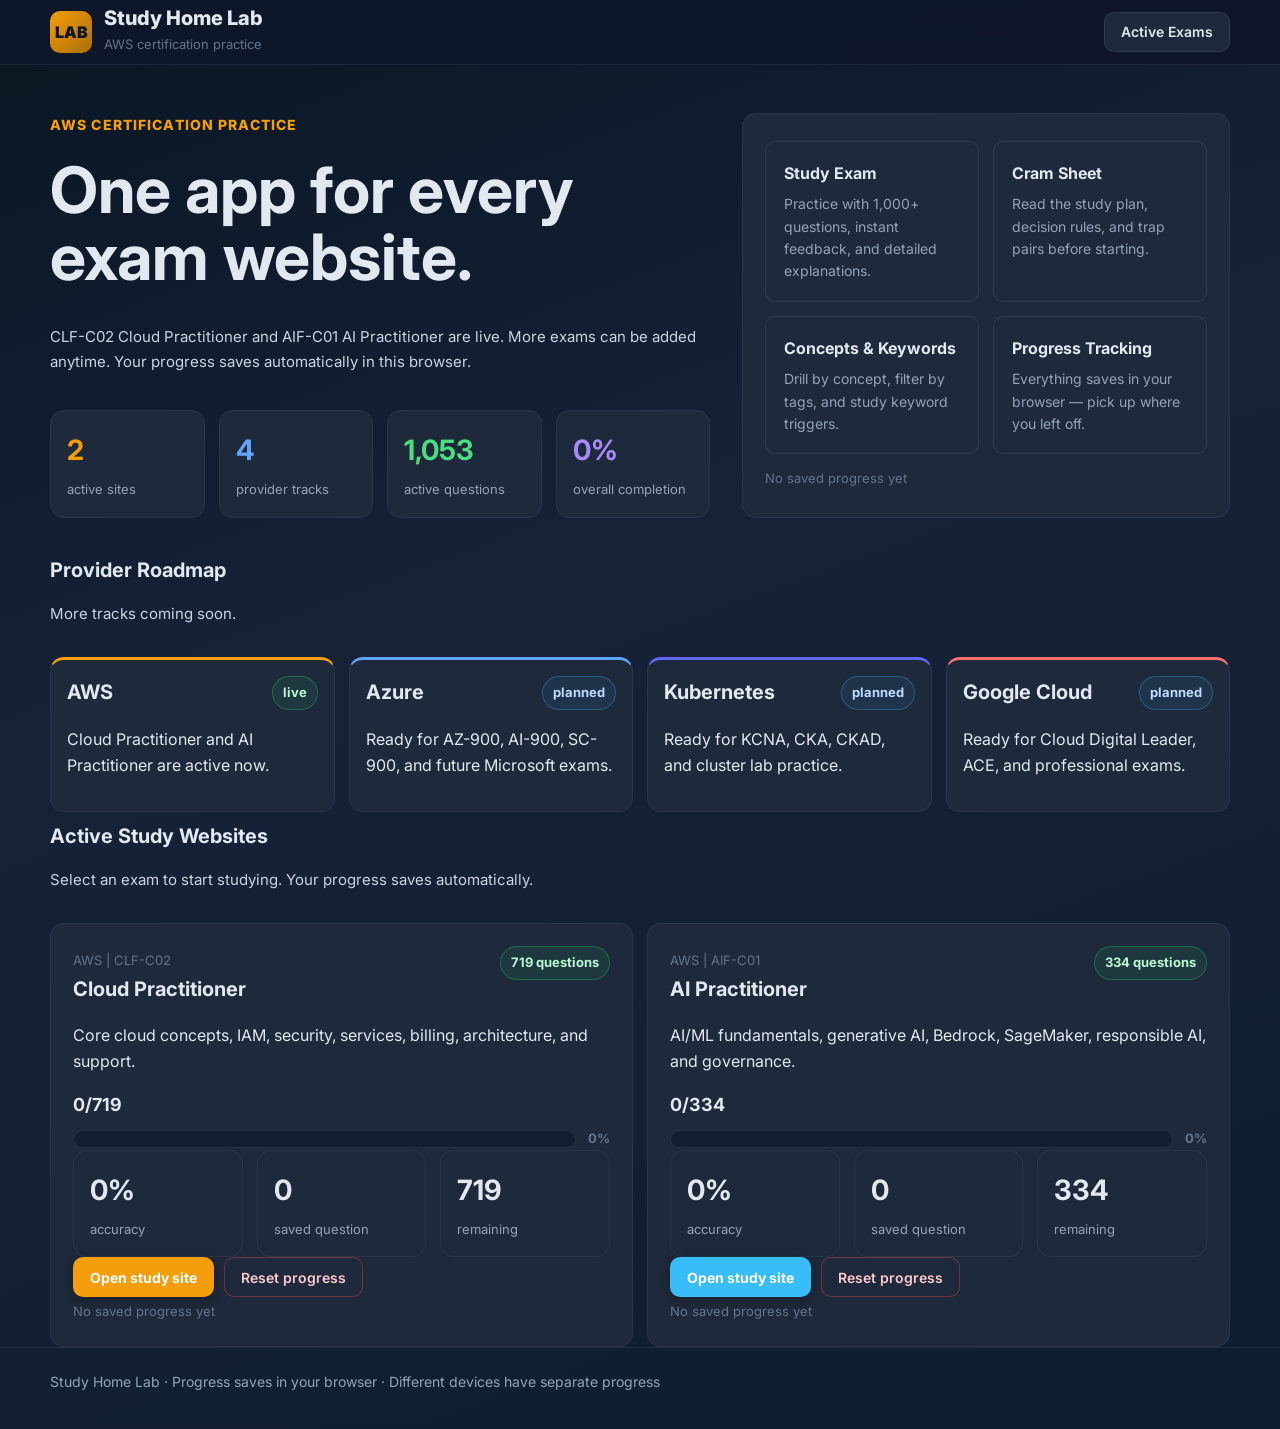
<file: index.html>
<!DOCTYPE html>
<html lang="en">
<head>
    <meta charset="UTF-8">
    <meta name="viewport" content="width=device-width, initial-scale=1.0">
    <title>Study Home Lab — AWS Certification Practice</title>
    <meta name="description" content="AWS certification study platform. 1,000+ practice questions for CLF-C02 Cloud Practitioner and AIF-C01 AI Practitioner with cram sheets, concepts, and analytics.">
    <meta property="og:title" content="Study Home Lab — AWS Certification Practice">
    <meta property="og:description" content="AWS certification study with 1,000+ questions. Interactive quiz, cram sheet, concept library, and progress tracking.">
    <meta property="og:type" content="website">
    <link rel="icon" href="data:image/svg+xml,<svg xmlns='http://www.w3.org/2000/svg' viewBox='0 0 100 100'><text y='0.9em' font-size='90'>📚</text></svg>">
    <link rel="stylesheet" href="https://fonts.googleapis.com/css2?family=Inter:wght@400;600;700;800;900&display=swap">
    <link rel="stylesheet" href="assets/study-lab.css">
    <script src="assets/home.js" defer></script>
</head>
<body>
    <header class="topbar">
        <div class="shell topbar-inner">
            <a class="brand" href="index.html" aria-label="Study Home Lab home">
                <span class="brand-mark">LAB</span>
                <span>
                    <span class="brand-title">Study Home Lab</span>
                    <span class="brand-subtitle">AWS certification practice</span>
                </span>
            </a>
            <nav class="top-actions" aria-label="Primary">
                <a class="link-btn" href="#active-exams">Active Exams</a>
            </nav>
        </div>
    </header>

    <main class="shell">
        <section class="hero" aria-labelledby="home-title">
            <div class="hero-copy">
                <div class="eyebrow">AWS certification practice</div>
                <h1 id="home-title">One app for every exam website.</h1>
                <p>CLF-C02 Cloud Practitioner and AIF-C01 AI Practitioner are live. More exams can be added anytime. Your progress saves automatically in this browser.</p>
                <div class="stats-grid" aria-label="Study lab totals">
                    <div class="stat"><strong id="active-sites">0</strong><span>active sites</span></div>
                    <div class="stat"><strong id="provider-tracks">0</strong><span>provider tracks</span></div>
                    <div class="stat"><strong id="question-total">0</strong><span>active questions</span></div>
                    <div class="stat"><strong id="overall-progress">0%</strong><span>overall completion</span></div>
                </div>
            </div>

            <div class="panel lab-visual" aria-label="Study lab flow">
                <div class="flow-grid">
                    <div class="flow-card">
                        <b>Study Exam</b>
                        <span>Practice with 1,000+ questions, instant feedback, and detailed explanations.</span>
                    </div>
                    <div class="flow-card">
                        <b>Cram Sheet</b>
                        <span>Read the study plan, decision rules, and trap pairs before starting.</span>
                    </div>
                </div>
                <div class="flow-grid">
                    <div class="flow-card">
                        <b>Concepts & Keywords</b>
                        <span>Drill by concept, filter by tags, and study keyword triggers.</span>
                    </div>
                    <div class="flow-card">
                        <b>Progress Tracking</b>
                        <span>Everything saves in your browser — pick up where you left off.</span>
                    </div>
                </div>
                <span class="muted" id="last-updated">No saved progress yet</span>
            </div>
        </section>

        <p class="panel hidden" id="home-error"></p>

        <section aria-labelledby="roadmap-title">
            <div class="section-head">
                <div>
                    <h2 id="roadmap-title">Provider Roadmap</h2>
                    <p>More tracks coming soon.</p>
                </div>
            </div>
            <div class="provider-grid" id="provider-grid"></div>
        </section>

        <section id="active-exams" aria-labelledby="active-title">
            <div class="section-head">
                <div>
                    <h2 id="active-title">Active Study Websites</h2>
                    <p>Select an exam to start studying. Your progress saves automatically.</p>
                </div>
            </div>
            <div class="exam-grid" id="exam-grid"></div>
        </section>
    </main>

    <footer class="footer">
        <div class="shell">Study Home Lab · Progress saves in your browser · Different devices have separate progress</div>
    </footer>
</body>
</html>
</file>
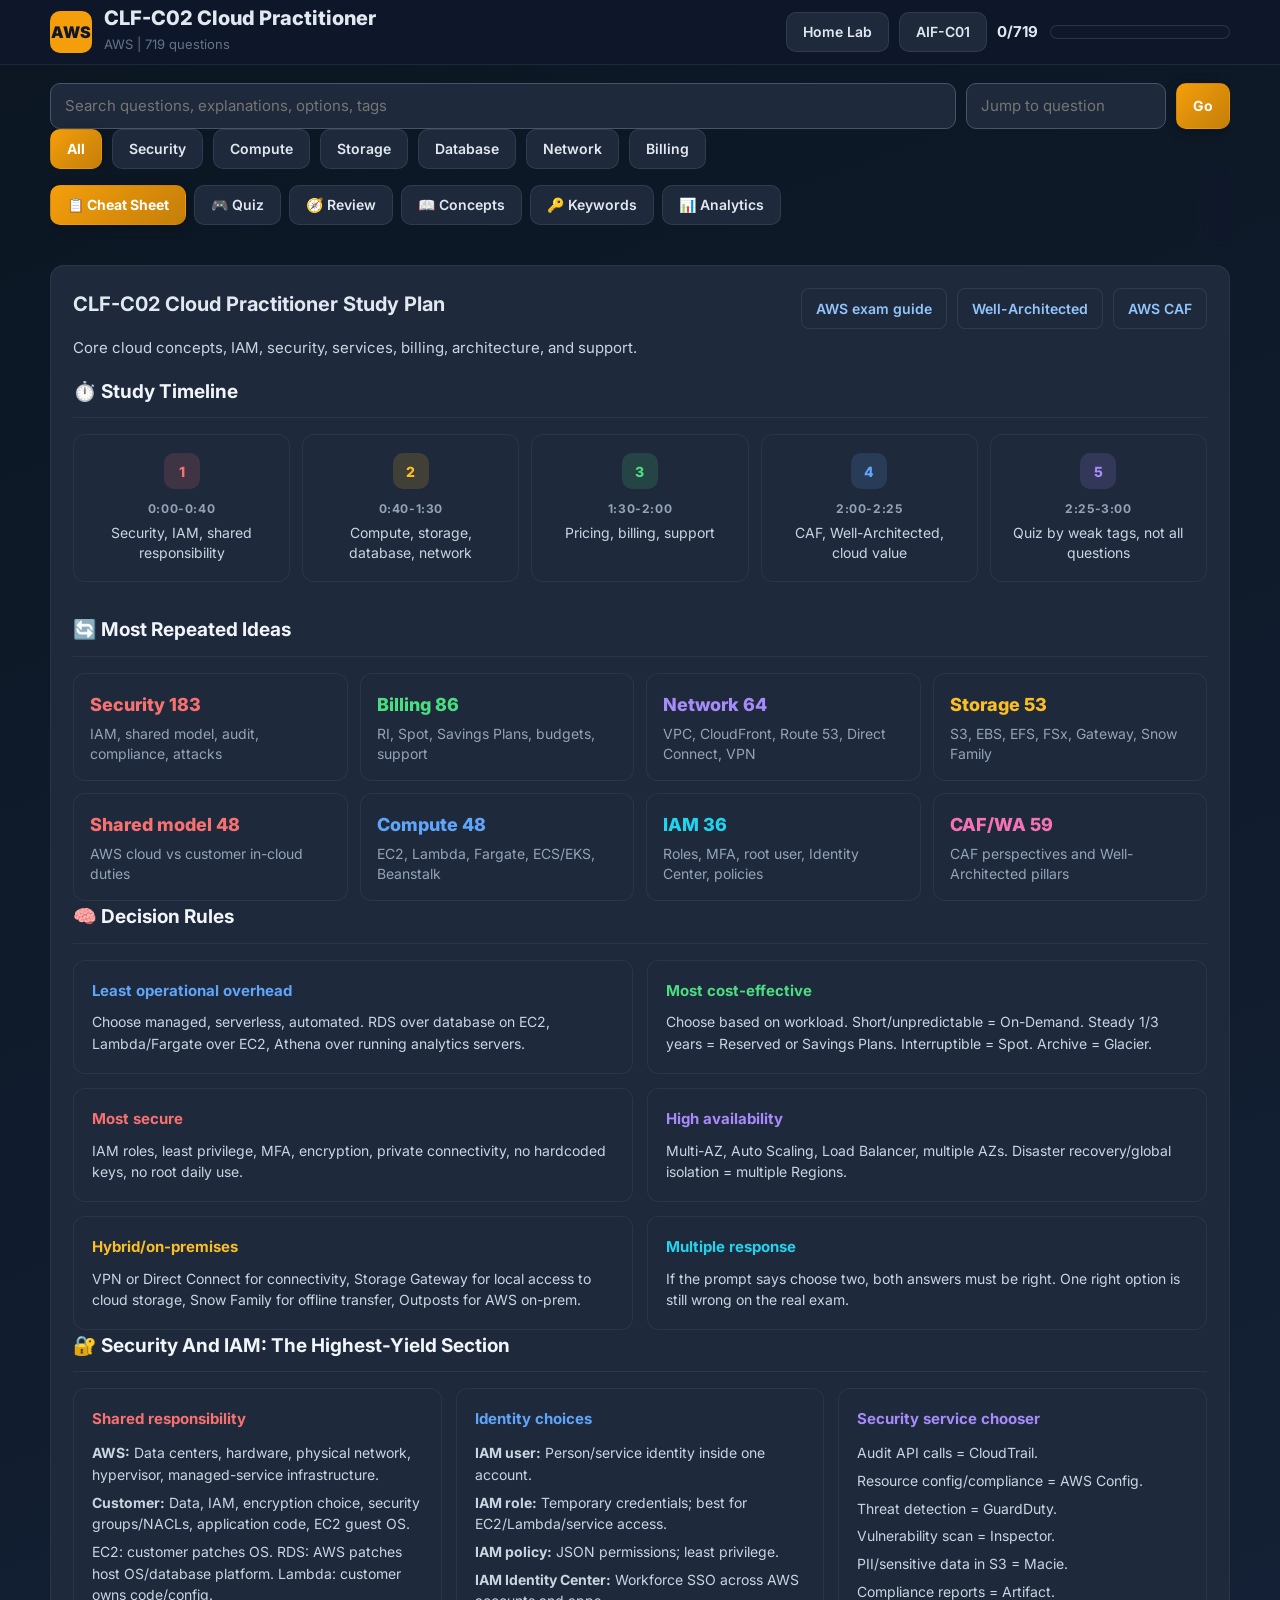
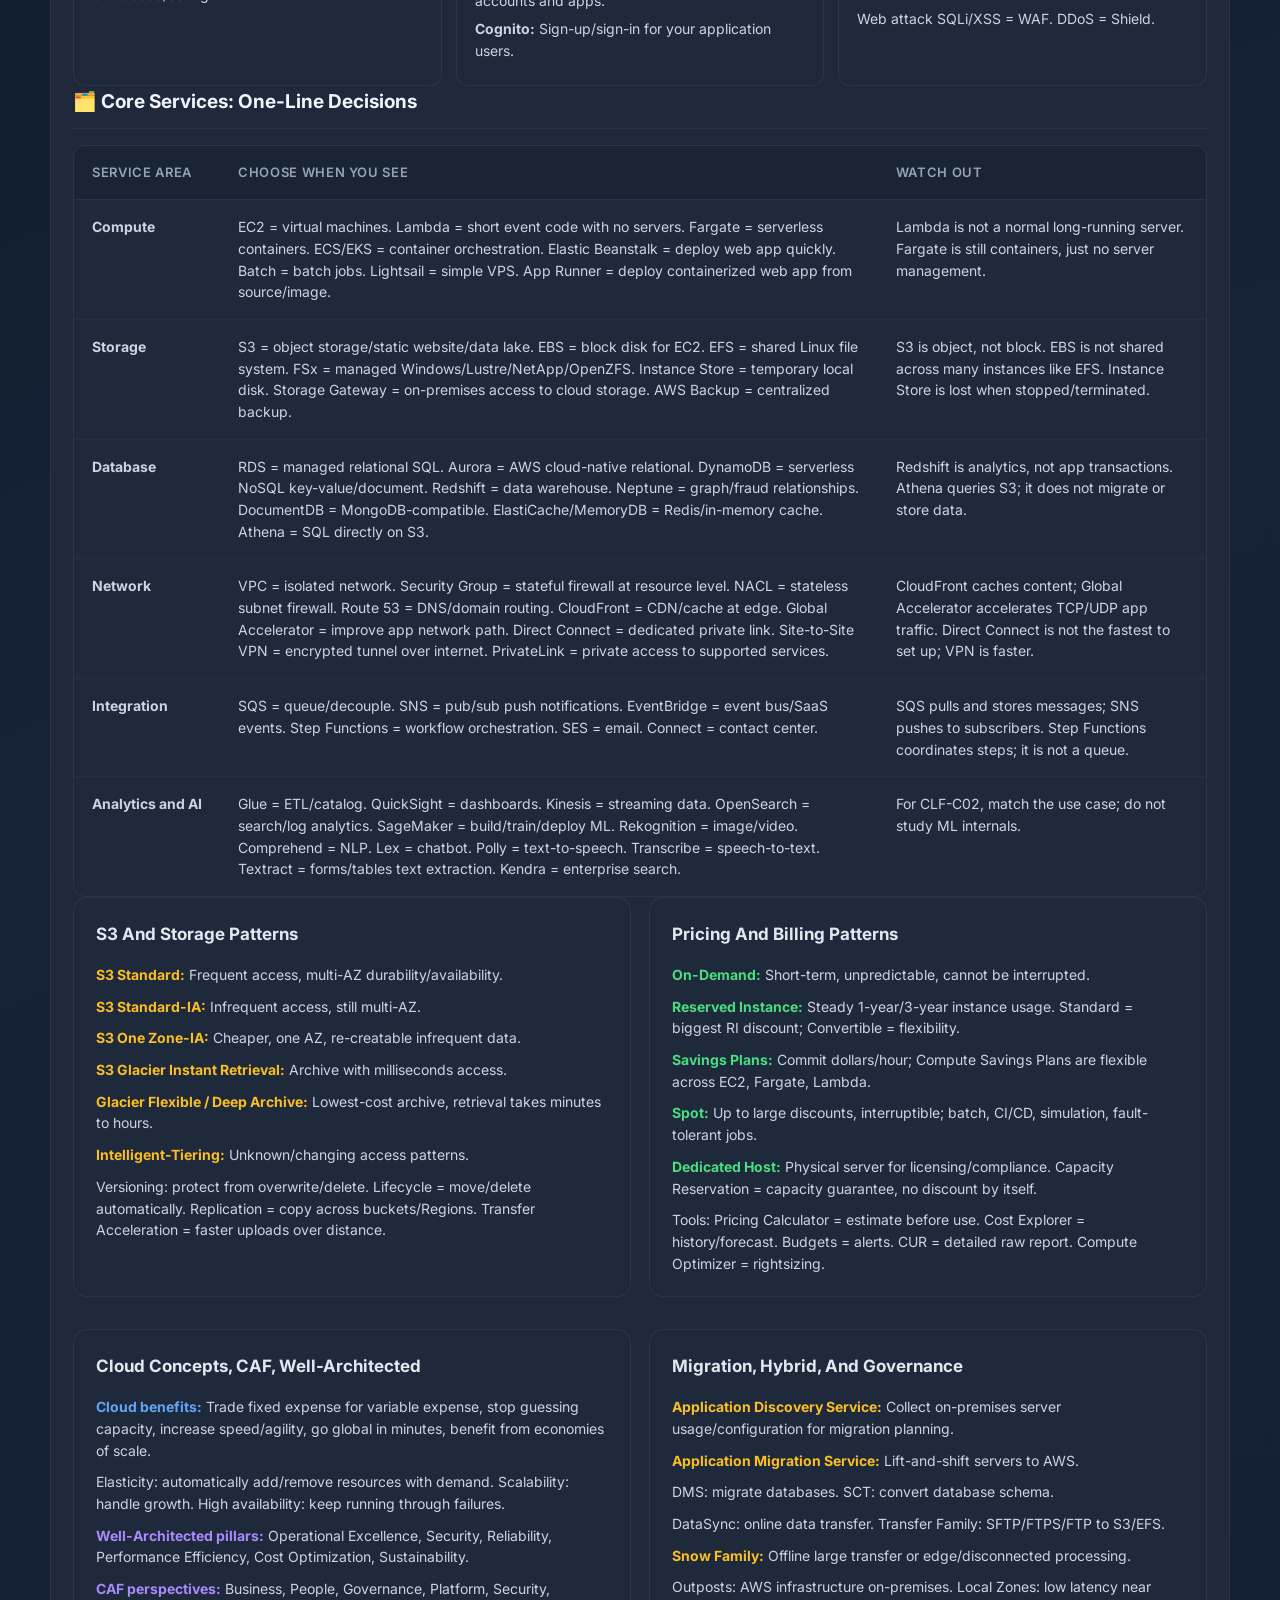
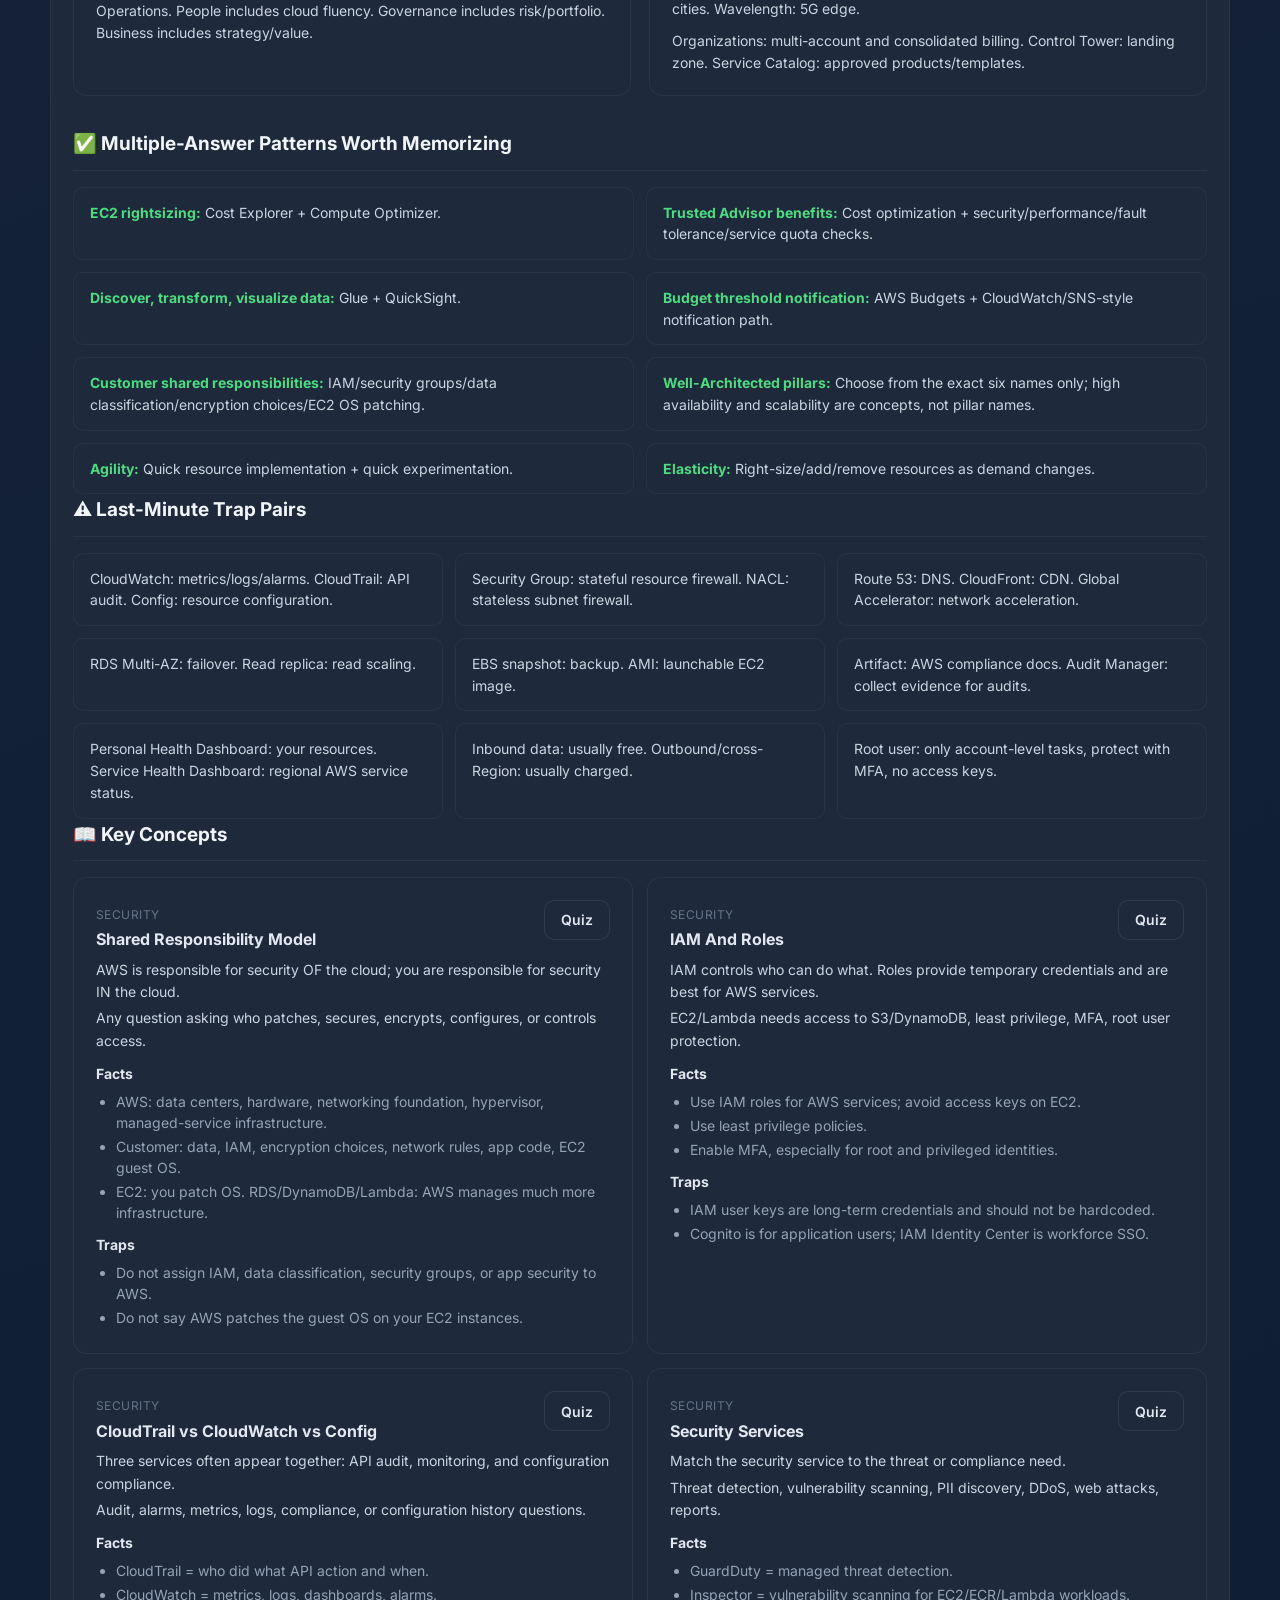
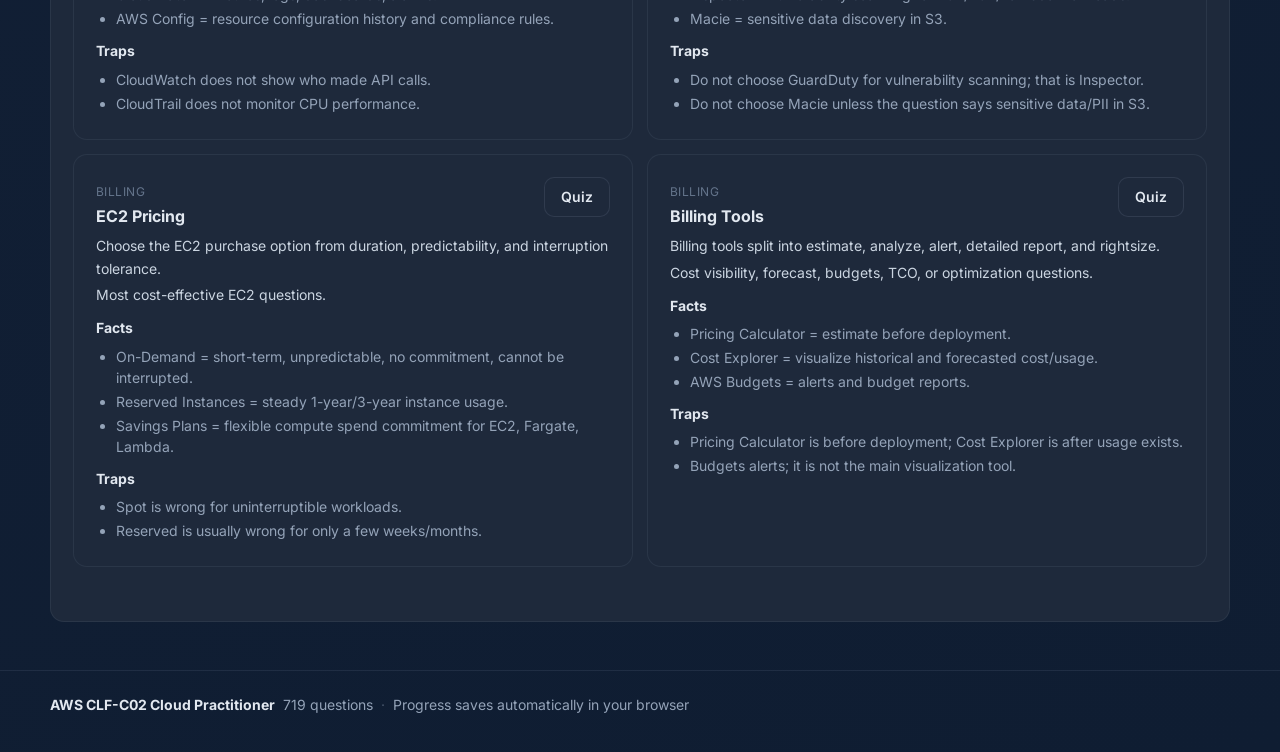
<file: exam.html>
<!DOCTYPE html>
<html lang="en">
<head>
    <meta charset="UTF-8">
    <meta name="viewport" content="width=device-width, initial-scale=1.0">
    <title>AWS Certification Study Exam</title>
    <meta name="description" content="AWS certification practice exam with interactive quiz, cram sheet, concept library, and progress tracking. CLF-C02 Cloud Practitioner and AIF-C01 AI Practitioner.">
    <meta property="og:title" content="AWS Certification Study System">
    <meta property="og:description" content="Interactive AWS certification practice with 719+ Cloud Practitioner and 334+ AI Practitioner questions.">
    <meta property="og:type" content="website">
    <link rel="icon" href="data:image/svg+xml,<svg xmlns='http://www.w3.org/2000/svg' viewBox='0 0 100 100'><text y='0.9em' font-size='90'>📚</text></svg>">
    <link rel="stylesheet" href="https://fonts.googleapis.com/css2?family=Inter:wght@400;600;700;800;900&display=swap">
    <link rel="stylesheet" href="assets/study-lab.css">
    <script src="assets/exam.js" defer></script>
</head>
<body>
    <header class="topbar">
        <div class="shell topbar-inner">
            <a class="brand" href="index.html" aria-label="Study Home Lab home">
                <span class="brand-mark" id="exam-badge">LAB</span>
                <span>
                    <span class="brand-title" id="exam-title">Loading exam</span>
                    <span class="brand-subtitle" id="exam-subtitle">Study Home Lab</span>
                </span>
            </a>
            <div class="top-actions">
                <a class="link-btn" href="index.html">Home Lab</a>
                <div id="exam-links" class="top-actions"></div>
                <div class="progress-wrap">
                    <strong id="progress-text">0/0</strong>
                    <div class="bar" aria-hidden="true"><div class="bar-fill" id="progress-bar"></div></div>
                </div>
            </div>
        </div>
    </header>

    <div class="shell search-panel">
        <div class="search-grid">
            <input class="input" type="search" id="search-input" placeholder="Search questions, explanations, options, tags">
            <input class="input" type="number" id="jump-input" min="1" placeholder="Jump to question">
            <button class="action-btn primary" type="button" id="jump-btn">Go</button>
        </div>
        <div class="filter-row" id="filter-tags" aria-label="Question filters"></div>
    </div>

    <nav class="shell tabs" aria-label="Study sections">
        <button class="tab-btn active" type="button" data-tab="cheatsheet">📋 Cheat Sheet</button>
        <button class="tab-btn" type="button" data-tab="quiz">🎮 Quiz</button>
        <button class="tab-btn" type="button" data-tab="review">🧭 Review</button>
        <button class="tab-btn" type="button" data-tab="learn">📖 Concepts</button>
        <button class="tab-btn" type="button" data-tab="keywords">🔑 Keywords</button>
        <button class="tab-btn" type="button" data-tab="analytics">📊 Analytics</button>
    </nav>

    <main class="shell layout">
        <div class="loading-skeleton" id="loading-skeleton">
            <div class="skeleton-head"></div>
            <div class="skeleton-line"></div>
            <div class="skeleton-line short"></div>
            <div class="skeleton-line medium"></div>
            <div class="skeleton-grid">
                <div class="skeleton-card"></div>
                <div class="skeleton-card"></div>
                <div class="skeleton-card"></div>
            </div>
        </div>

        <p class="panel hidden" id="exam-error"></p>

        <section class="tab-panel panel" id="cheatsheet">
            <div class="panel-head">
                <div>
                    <h2 id="cheatsheet-title">Study Plan</h2>
                    <p id="exam-description"></p>
                </div>
                <div class="resource-row" id="resource-links"></div>
            </div>
            <div id="cheatsheet-content"></div>
        </section>

        <section class="tab-panel panel hidden" id="quiz">
            <div class="panel-head">
                <div>
                    <h2>Interactive Quiz</h2>
                    <p id="session-label">Session: Smart order</p>
                </div>
                <div class="button-row">
                    <button class="action-btn" type="button" id="shuffle-btn">Shuffle</button>
                    <button class="reset-btn" type="button" id="reset-btn">Reset Progress</button>
                </div>
            </div>
            <div class="button-row" id="session-buttons"></div>
            <div class="quiz-card">
                <div>
                    <p class="muted" id="question-counter">Question 1 of 0</p>
                    <h2 class="question-title" id="question-text"></h2>
                    <div class="filter-row" id="question-tags"></div>
                </div>
                <div class="options" id="options"></div>
                <div class="multi-answer-controls hidden" id="multi-answer-controls">
                    <p class="muted" id="selection-hint">Selected 0/0. Select the required answers.</p>
                    <button class="action-btn primary" type="button" id="submit-answer-btn" disabled>Submit answer</button>
                </div>
                <button class="peek-btn" type="button" id="peek-answer-btn">Peek answer</button>
                <div class="answer-peek hidden" id="answer-peek"></div>
                <div class="answer-summary hidden" id="answer-summary"></div>
                <div class="explanation hidden" id="explanation"></div>
                <div class="button-row">
                    <button class="action-btn" type="button" id="prev-btn">Previous</button>
                    <button class="action-btn primary" type="button" id="next-btn">Next</button>
                </div>
                <p class="shortcuts-hint" id="shortcuts-hint">⌨️ Arrow keys = navigate · A-E = select answer · Enter = submit multi-answer</p>
            </div>
        </section>

        <section class="tab-panel panel hidden" id="review">
            <div class="panel-head">
                <div>
                    <h2>Review</h2>
                    <p id="review-summary">Review correct, wrong, and unseen questions from one place.</p>
                </div>
                <div class="button-row" id="review-filters">
                    <button class="chip-btn active" type="button" data-review-filter="all">All</button>
                    <button class="chip-btn" type="button" data-review-filter="wrong">Wrong</button>
                    <button class="chip-btn" type="button" data-review-filter="correct">Correct</button>
                    <button class="chip-btn" type="button" data-review-filter="unseen">Unseen</button>
                    <button class="chip-btn" type="button" data-review-filter="starred">Starred</button>
                </div>
            </div>
            <div class="list" id="review-list"></div>
        </section>

        <section class="tab-panel panel hidden" id="learn">
            <div class="panel-head">
                <div>
                    <h2>Concepts</h2>
                    <p>Use concept cards to drill repeated exam patterns.</p>
                </div>
                <span class="status-pill" id="concept-count">0 topics</span>
                <input class="input" type="search" id="concept-search" placeholder="Search concepts">
            </div>
            <div class="filter-row" id="concept-categories"></div>
            <div class="concept-grid" id="concept-list"></div>
        </section>

        <section class="tab-panel panel hidden" id="keywords">
            <div class="panel-head">
                <div>
                    <h2>Keywords</h2>
                    <p>Click a keyword to start a filtered quiz session.</p>
                </div>
            </div>
            <div class="concept-grid" id="keyword-list"></div>
        </section>

        <section class="tab-panel panel hidden" id="analytics">
            <div class="panel-head">
                <div>
                    <h2>Analytics</h2>
                    <p>Progress and accuracy based on this browser profile.</p>
                </div>
            </div>
            <div class="metric-grid" id="analytics-metrics"></div>
            <div class="callout" id="study-order-summary"></div>
            <div class="two-col">
                <section class="panel subpanel">
                    <h3>3-4 Hour Study Path</h3>
                    <div class="mini-grid" id="hour-plan"></div>
                </section>
                <section class="panel subpanel">
                    <h3>Weakest Domains To Fix First</h3>
                    <div class="mini-grid" id="weak-area-list"></div>
                </section>
            </div>
            <section class="panel subpanel">
                <h3>Repeated Concepts Saved For The End</h3>
                <p>Smart order gives one representative question early, then puts repeated patterns later for reinforcement.</p>
                <div class="mini-grid repeated-grid" id="repeat-topic-list"></div>
            </section>
            <h3>Domain Accuracy</h3>
            <div class="domain-grid" id="domain-stats"></div>
        </section>
    </main>

    <footer class="footer">
        <div class="shell">
            <strong id="footer-exam-name">AWS Certification Study System</strong>
            <span id="footer-question-count">719 questions</span>
            <span class="footer-divider">·</span>
            <span>Progress saves automatically in your browser</span>
        </div>
    </footer>
</body>
</html>
</file>
<file: assets/study-lab.css>
:root {
    color-scheme: dark;
    --accent: #f59e0b;
    --green: #22c55e;
    --red: #ef4444;
}

* { box-sizing: border-box; }

body {
    margin: 0;
    min-height: 100vh;
    overflow-x: hidden;
    background:
        linear-gradient(160deg, #0b1622 0%, #152238 40%, #0f1d32 100%);
    color: #e2e8f0;
    font-family: Inter, ui-sans-serif, system-ui, -apple-system, BlinkMacSystemFont, "Segoe UI", sans-serif;
    font-size: 16px;
    line-height: 1.65;
    -webkit-text-size-adjust: 100%;
    word-break: break-word;
    overflow-wrap: break-word;
}

a { color: inherit; text-decoration: none; }
button, input, select { font: inherit; }
button { cursor: pointer; }

.shell { width: min(1180px, calc(100% - 32px)); margin: 0 auto; max-width: 100%; }

/* ── Topbar ── */
.topbar {
    position: sticky; top: 0; z-index: 20;
    border-bottom: 1px solid rgba(148,163,184,0.12);
    background: rgba(15,23,42,0.94);
    backdrop-filter: blur(20px);
    -webkit-backdrop-filter: blur(20px);
}
.topbar-inner {
    min-height: 64px;
    display: flex; align-items: center; justify-content: space-between; gap: 16px; flex-wrap: wrap;
    max-width: 100%; overflow: hidden;
}
.brand { display: flex; align-items: center; gap: 12px; min-width: 0; flex-shrink: 1; }
.brand-mark {
    width: 42px; height: 42px; border-radius: 10px;
    display: grid; place-items: center;
    background: linear-gradient(135deg, var(--accent,#f59e0b), color-mix(in srgb, var(--accent,#f59e0b) 70%, #000));
    color: #0f172a; font-weight: 900; font-size: 16px; flex-shrink: 0;
}
.brand-title { display: block; font-size: 20px; font-weight: 800; line-height: 1.15; }
.brand-subtitle, .muted { color: #64748b; font-size: 13px; }

.top-actions {
    display: flex; align-items: center; gap: 10px; flex-wrap: wrap; flex-shrink: 0;
}
.button-row, .filter-row, .resource-row {
    display: flex; align-items: center; gap: 10px; flex-wrap: wrap;
}

.tabs {
    display: flex; align-items: center; gap: 8px;
    flex-wrap: nowrap;
    overflow-x: auto;
    -webkit-overflow-scrolling: touch;
    scrollbar-width: none;
    padding: 14px 0 10px;
    position: relative;
    max-width: 100%;
}
.tabs::-webkit-scrollbar { display: none; }
.tabs::after {
    content: '';
    position: absolute;
    right: 0; top: 0; bottom: 0;
    width: 40px;
    background: linear-gradient(to right, transparent, rgba(15,23,42,0.94));
    pointer-events: none;
}
.tab-btn { flex-shrink: 0; white-space: nowrap; }

/* ── Buttons ── */
.link-btn, .tab-btn, .action-btn, .chip-btn, .reset-btn {
    min-height: 40px; border-radius: 10px; padding: 0 16px;
    border: 1px solid rgba(148,163,184,0.15);
    background: #1e293b; color: #e2e8f0;
    display: inline-flex; align-items: center; justify-content: center; gap: 6px;
    font-size: 14px; font-weight: 600;
    transition: all 0.15s ease;
}
.link-btn:hover, .tab-btn:hover, .action-btn:hover, .chip-btn:hover {
    border-color: rgba(148,163,184,0.3); background: #334155;
}
.link-btn.primary, .action-btn.primary, .tab-btn.active, .chip-btn.active {
    background: linear-gradient(135deg, var(--accent,#2563eb), color-mix(in srgb, var(--accent,#1d4ed8) 80%, #000));
    border-color: transparent; color: #fff; font-weight: 700;
    box-shadow: 0 2px 12px rgba(0,0,0,0.3);
}
.reset-btn { color: #fecaca; border-color: rgba(239,68,68,0.38); }

/* ── Progress ── */
.progress-wrap { display: flex; align-items: center; gap: 12px; font-size: 15px; font-weight: 700; }
.bar { width: 180px; height: 14px; border-radius: 999px; background: #0f172a; border: 1px solid rgba(148,163,184,0.2); overflow: hidden; flex-shrink: 0; }
.bar-fill { width: 0%; height: 100%; background: linear-gradient(90deg, #f59e0b, #22c55e); transition: width 200ms ease; box-shadow: 0 0 6px rgba(34,197,94,0.15); }

/* Exam card bigger progress bar */
.exam-card .progress-wrap { display: flex; flex-direction: column; gap: 8px; align-items: stretch; }
.exam-card .progress-wrap > strong { font-size: 18px; white-space: nowrap; }
.exam-card .progress-row { display: flex; align-items: center; gap: 12px; }
.exam-card .bar {
    flex: 1; height: 18px; border-radius: 999px;
    background: rgba(15,23,42,0.6); border: 1px solid rgba(148,163,184,0.15);
}
.exam-card .bar-fill {
    background: linear-gradient(90deg, var(--accent, #22c55e), color-mix(in srgb, var(--accent, #22c55e) 60%, #fff));
    box-shadow: 0 0 8px rgba(34,197,94,0.2);
}

/* ── Hero (home) ── */
.hero { padding: 48px 0 28px; display: grid; grid-template-columns: minmax(0,1.15fr) minmax(320px,0.85fr); gap: 32px; align-items: stretch; max-width: 100%; }
.hero-copy { display: flex; flex-direction: column; justify-content: center; gap: 20px; }
.eyebrow { color: var(--accent, #fbbf24); font-size: 14px; font-weight: 800; letter-spacing: 0.08em; text-transform: uppercase; }
.hero h1, .hero h2 { margin: 0; font-size: clamp(38px, 6vw, 64px); line-height: 1.05; }
.hero p, .section-head p, .panel p { color: #cbd5e1; line-height: 1.65; font-size: 15px; }

/* ── Grids ── */
.stats-grid, .provider-grid, .exam-grid, .metric-grid, .concept-grid, .domain-grid { display: grid; gap: 14px; }
.stats-grid { grid-template-columns: repeat(4, minmax(0,1fr)); }
.provider-grid { grid-template-columns: repeat(4, minmax(0,1fr)); }
.exam-grid { grid-template-columns: repeat(2, minmax(0,1fr)); }
.metric-grid, .domain-grid { grid-template-columns: repeat(3, minmax(0,1fr)); }
.concept-grid { grid-template-columns: repeat(2, minmax(0,1fr)); }

/* ── Cards ── */
.stat, .provider-card, .exam-card, .panel, .metric, .concept-card, .review-item, .keyword-card {
    border: 1px solid rgba(148,163,184,0.1);
    border-radius: 14px;
    background: #1e293b;
    max-width: 100%;
    min-width: 0;
}
.stat, .provider-card, .metric { padding: 16px; }
.exam-card, .panel, .concept-card, .review-item, .keyword-card { padding: 22px; }
.exam-card .link-btn.primary { background: linear-gradient(135deg, var(--accent,#3b82f6), var(--accent,#1d4ed8)); }
.stat strong, .metric strong { display: block; font-size: 28px; }
.stat span, .metric span { display: block; color: #94a3b8; font-size: 13px; margin-top: 6px; }

/* Colored stat accents */
.stat:nth-child(1) strong { color: #f59e0b; }
.stat:nth-child(2) strong { color: #60a5fa; }
.stat:nth-child(3) strong { color: #4ade80; }
.stat:nth-child(4) strong { color: #a78bfa; }

.provider-head, .exam-head, .section-head, .panel-head, .review-head, .keyword-head {
    display: flex; align-items: start; justify-content: space-between; gap: 12px;
}
.section-head { align-items: end; margin: 8px 0 16px; }
.section-head h2, .panel h2, .exam-card h3, .provider-card h3 { margin: 0; font-size: 20px; }

/* ── Pills / Tags ── */
.status-pill, .tag, .answer-pill {
    display: inline-flex; align-items: center; min-height: 28px; border-radius: 999px;
    border: 1px solid rgba(148,163,184,0.22); padding: 5px 10px;
    color: #dbeafe; background: rgba(30,41,59,0.7); font-size: 13px; font-weight: 700;
}
.status-live { color: #bbf7d0; border-color: rgba(34,197,94,0.36); background: rgba(34,197,94,0.1); }
.status-planned { color: #bfdbfe; border-color: rgba(56,189,248,0.3); background: rgba(56,189,248,0.08); }

/* ── Provider cards - colored top accent ── */
.provider-card { border-top: 3px solid var(--accent, #3b82f6); }
.provider-card:nth-child(1) { border-top-color: #f59e0b; }
.provider-card:nth-child(2) { border-top-color: #60a5fa; }
.provider-card:nth-child(3) { border-top-color: #6366f1; }
.provider-card:nth-child(4) { border-top-color: #f87171; }

/* ── Flow (home) ── */
.lab-visual { display: grid; gap: 14px; align-content: center; }
.flow-card { min-height: 108px; border: 1px solid rgba(148,163,184,0.15); border-radius: 10px; background: #1e293b; padding: 18px; }
.flow-card b, .flow-card span { display: block; }
.flow-card span { margin-top: 7px; color: #94a3b8; line-height: 1.6; font-size: 14px; }
.flow-grid { display: grid; grid-template-columns: 1fr 1fr; gap: 14px; }

/* ── Search ── */
.search-panel { padding: 18px 0 0; max-width: 100%; overflow: hidden; }
.search-grid { display: grid; grid-template-columns: minmax(0,1fr) 200px auto; gap: 10px; }
.input {
    width: 100%; min-height: 46px; border-radius: 10px;
    border: 1px solid #475569; background: #1e293b; color: #e2e8f0; padding: 0 14px; font-size: 15px;
}
.tabs { padding: 16px 0; }
.layout { padding: 24px 0 48px; display: grid; gap: 20px; max-width: 100%; overflow: hidden; }
.hidden { display: none !important; }

/* ── Quiz ── */
.quiz-card { display: grid; gap: 18px; max-width: 100%; }
.question-title { margin: 6px 0 0; font-size: 24px; line-height: 1.4; }
.star-btn {
    display: inline; background: none; border: none; color: #f59e0b;
    font-size: 22px; cursor: pointer; padding: 0 4px; vertical-align: middle;
    line-height: 1;
}
.options { display: grid; gap: 10px; }
.option {
    width: 100%; min-height: 58px; text-align: left;
    border: 1px solid rgba(148,163,184,0.18); border-radius: 12px; padding: 16px 18px;
    background: #1e293b; color: #e2e8f0; font-size: 15px;
    display: flex; align-items: center; gap: 14px;
}
.option:hover, .review-item:hover, .keyword-card:hover { border-color: #3b82f6; }
.option-letter {
    width: 30px; height: 30px; flex: 0 0 auto; border-radius: 999px;
    border: 2px solid #64748b; display: grid; place-items: center; font-size: 14px; font-weight: 800;
}
.option.selected .option-letter { border-color: #3b82f6; background: #2563eb; color: #fff; }
.option.correct .option-letter { border-color: #16a34a; background: #16a34a; color: #fff; }
.option.wrong .option-letter { border-color: #dc2626; background: #dc2626; color: #fff; }
.option.selected { border-color: #60a5fa; background: rgba(59,130,246,0.15); color: #bfdbfe; }
.option.correct { border-color: var(--green); background: rgba(34,197,94,0.12); color: #bbf7d0; }
.option.wrong { border-color: var(--red); background: rgba(239,68,68,0.12); color: #fecaca; }

.explanation {
    border-left: 4px solid #3b82f6; border-radius: 0 10px 10px 0; padding: 20px;
    background: rgba(30,58,138,0.25); color: #dbeafe; line-height: 1.7; font-size: 15px;
}
.explanation strong { display: block; color: #93c5fd; margin-bottom: 8px; }
.multi-answer-controls { display: flex; align-items: center; justify-content: space-between; gap: 12px; flex-wrap: wrap; margin-top: 4px; }
.peek-btn {
    width: fit-content; min-height: 40px; border-radius: 8px;
    border: 1px solid rgba(217,119,6,0.5); background: rgba(120,53,15,0.15); color: #fde68a;
    padding: 0 16px; font-size: 14px;
}
.answer-peek { border: 1px solid rgba(217,119,6,0.4); border-radius: 8px; background: rgba(120,53,15,0.15); color: #fef3c7; padding: 14px; font-size: 15px; }
.answer-summary { border-radius: 8px; padding: 14px; font-size: 15px; border: 1px solid transparent; }
.correct-summary { color: #bbf7d0; border-color: rgba(34,197,94,0.4); background: rgba(20,83,45,0.2); }
.wrong-summary { color: #fecaca; border-color: rgba(239,68,68,0.4); background: rgba(127,29,29,0.2); }
.question-concept { margin-top: 18px; border: 1px solid rgba(148,163,184,0.15); border-radius: 10px; background: #1e293b; padding: 16px; }
.concept-kicker { color: #67e8f9; font-size: 13px; text-transform: uppercase; font-weight: 900; margin-bottom: 8px; }

/* ── Analytics ── */
.callout { border: 1px solid rgba(30,64,175,0.5); border-radius: 10px; background: rgba(30,58,138,0.2); color: #dbeafe; padding: 16px; font-size: 15px; line-height: 1.6; }
.two-col { display: grid; grid-template-columns: repeat(2, minmax(0,1fr)); gap: 16px; }
.subpanel { padding: 20px; }
.subpanel h3 { margin-top: 0; font-size: 16px; }
.mini-grid { display: grid; grid-template-columns: repeat(2, minmax(0,1fr)); gap: 10px; }
.repeated-grid { grid-template-columns: repeat(3, minmax(0,1fr)); }
.study-step, .mini-card { border: 1px solid rgba(148,163,184,0.15); border-radius: 10px; background: #1e293b; padding: 14px; font-size: 14px; }
.study-step strong, .study-step span, .mini-card strong, .mini-card span { display: block; }
.study-step span, .mini-card span { color: #cbd5e1; font-size: 14px; line-height: 1.55; margin-top: 4px; }
.study-step.blue { border-color: rgba(30,64,175,0.5); background: rgba(30,58,138,0.15); }
.study-step.purple { border-color: rgba(109,40,217,0.45); background: rgba(88,28,135,0.15); }
.study-step.amber { border-color: rgba(180,83,9,0.45); background: rgba(120,53,15,0.15); }
.study-step.red { border-color: rgba(185,28,28,0.45); background: rgba(127,29,29,0.15); }
.mini-card-head { display: flex; align-items: start; justify-content: space-between; gap: 8px; }
.mini-card-head span { margin-top: 0; color: #94a3b8; white-space: nowrap; }

/* ── Keywords ── */
.keyword-group { display: grid; align-content: start; gap: 14px; }
.keyword-group h3, .rules-card h3 { margin: 0; color: #93c5fd; font-size: 16px; }
.keyword-trigger-list { display: grid; gap: 10px; }
.keyword-trigger { display: flex; align-items: center; gap: 8px; flex-wrap: wrap; font-size: 15px; }
.keyword-trigger span { border-radius: 6px; background: rgba(30,58,138,0.3); color: #93c5fd; padding: 5px 10px; }
.keyword-trigger span::before { content: '"'; }
.keyword-trigger span::after { content: '"'; }
.tag-cloud { display: flex; flex-wrap: wrap; gap: 8px; }
.keyword-tag { border: 1px solid rgba(148,163,184,0.2); background: #1e293b; cursor: pointer; }
.keyword-tag span { margin-left: 5px; color: #94a3b8; }
.rules-card ol { color: #cbd5e1; padding-left: 22px; line-height: 1.8; font-size: 15px; }
.list { display: grid; gap: 12px; }

.resource-row a, .resource-link {
    min-height: 36px; border-radius: 8px; border: 1px solid rgba(148,163,184,0.15); padding: 8px 14px;
    color: #93c5fd; background: #1e293b; font-size: 14px; font-weight: 600;
    transition: all 0.15s ease; display: inline-flex; align-items: center; gap: 4px;
}
.resource-row a:hover, .resource-link:hover { border-color: rgba(59,130,246,0.4); background: rgba(30,58,138,0.2); }

/* ── Concept cards ── */
.concept-card .panel-head { margin-bottom: 6px; }
.concept-card .panel-head h3 { margin: 0; font-size: 16px; font-weight: 700; }
.concept-card .panel-head .muted { font-size: 12px; text-transform: uppercase; letter-spacing: 0.04em; }
.concept-card p { font-size: 14px; color: #cbd5e1; line-height: 1.6; margin: 0 0 4px; }
.concept-card ul { margin: 6px 0 0; padding-left: 20px; font-size: 14px; color: #94a3b8; }
.concept-card ul li { margin-bottom: 3px; line-height: 1.5; }
.concept-card strong { display: block; font-size: 14px; color: #e2e8f0; margin-top: 10px; }

.domain-bar { height: 10px; border-radius: 999px; background: #0f172a; border: 1px solid rgba(148,163,184,0.2); overflow: hidden; margin-top: 10px; }
.domain-bar span { display: block; height: 100%; width: 0%; background: linear-gradient(90deg, var(--green), var(--accent)); }

/* ── Footer ── */
.footer { border-top: 1px solid rgba(148,163,184,0.12); padding: 22px 0 36px; color: #94a3b8; font-size: 14px; }
.footer .shell { display: flex; align-items: center; gap: 8px; flex-wrap: wrap; }
.footer strong { color: #e2e8f0; }
.footer-divider { opacity: 0.4; }
.shortcuts-hint { margin: 0; color: #64748b; font-size: 13px; text-align: center; padding: 10px 0 0; }

/* ── Loading skeleton ── */
.loading-skeleton { display: grid; gap: 16px; padding: 28px 0; animation: skeleton-pulse 1.5s ease-in-out infinite; }
.loading-skeleton.hidden { display: none; }
@keyframes skeleton-pulse { 0%,100%{opacity:1} 50%{opacity:.5} }
.skeleton-head { height: 28px; width: 40%; border-radius: 6px; background: rgba(148,163,184,0.1); }
.skeleton-line { height: 18px; width: 100%; border-radius: 6px; background: rgba(148,163,184,0.07); }
.skeleton-line.short { width: 60%; }
.skeleton-line.medium { width: 80%; }
.skeleton-grid { display: grid; grid-template-columns: repeat(3, minmax(0,1fr)); gap: 14px; margin-top: 8px; }
.skeleton-card { height: 130px; border-radius: 12px; background: rgba(148,163,184,0.05); border: 1px solid rgba(148,163,184,0.08); }

/* ═══════ Cram Sheet ═══════ */
.cram-section { margin-bottom: 32px; }
.cram-section-heading {
    font-size: 19px; font-weight: 700; color: #f1f5f9;
    margin: 0 0 16px; padding-bottom: 10px;
    border-bottom: 1px solid rgba(148,163,184,0.1);
    display: flex; align-items: center; gap: 8px;
}
.cram-timeline { display: grid; grid-template-columns: repeat(5, minmax(0,1fr)); gap: 12px; margin-bottom: 32px; }
.cram-step { padding: 18px 14px; border-radius: 12px; border: 1px solid rgba(148,163,184,0.1); background: #1e293b; text-align: center; }
.cram-step-num {
    width: 36px; height: 36px; border-radius: 10px; display: inline-flex; align-items: center; justify-content: center;
    font-size: 14px; font-weight: 800; margin-bottom: 10px;
}
.cram-step-time { font-size: 12px; font-weight: 700; text-transform: uppercase; letter-spacing: 0.05em; margin-bottom: 4px; color: #94a3b8; }
.cram-step-label { font-size: 14px; color: #cbd5e1; line-height: 1.45; }

.cram-stat-grid { display: grid; grid-template-columns: repeat(4, minmax(0,1fr)); gap: 12px; }
.cram-stat-grid.cols-5 { grid-template-columns: repeat(5, minmax(0,1fr)); }
.cram-stat-card { padding: 16px; border-radius: 12px; border: 1px solid rgba(148,163,184,0.1); background: #1e293b; }
.cram-stat-value { font-size: 18px; font-weight: 800; margin-bottom: 4px; }
.cram-stat-desc { font-size: 14px; color: #94a3b8; line-height: 1.45; }

.cram-rules { display: grid; grid-template-columns: repeat(2, minmax(0,1fr)); gap: 14px; }
.cram-rule-card { padding: 18px; border-radius: 12px; border: 1px solid rgba(148,163,184,0.1); background: #1e293b; }
.cram-rule-header { font-size: 15px; font-weight: 700; margin-bottom: 8px; }
.cram-rule-body { font-size: 14px; color: #cbd5e1; line-height: 1.55; }

.cram-cols-3 { display: grid; grid-template-columns: repeat(3, minmax(0,1fr)); gap: 14px; }
.cram-col-card { padding: 18px; border-radius: 12px; border: 1px solid rgba(148,163,184,0.1); background: #1e293b; }
.cram-col-title { font-size: 15px; font-weight: 700; margin: 0 0 10px; }
.cram-col-card p { margin: 0 0 6px; font-size: 14px; color: #cbd5e1; line-height: 1.55; }

.cram-table-wrap { overflow-x: auto; border-radius: 12px; border: 1px solid rgba(148,163,184,0.1); max-width: 100%; }
.cram-table { width: 100%; border-collapse: collapse; font-size: 14px; }
.cram-table th {
    text-align: left; padding: 16px 18px; color: #94a3b8; font-weight: 600; font-size: 13px;
    text-transform: uppercase; letter-spacing: 0.05em; background: rgba(15,23,42,0.3);
    border-bottom: 1px solid rgba(148,163,184,0.12);
}
.cram-table td { padding: 16px 18px; border-bottom: 1px solid rgba(148,163,184,0.05); vertical-align: top; line-height: 1.55; color: #cbd5e1; }
.cram-table tr:last-child td { border-bottom: none; }
.cram-table .col-area { font-weight: 700; white-space: nowrap; font-size: 14px; }
.cram-table .col-choose { min-width: 280px; }
.cram-table .col-trap { min-width: 200px; }

.cram-two-col { display: grid; grid-template-columns: repeat(2, minmax(0,1fr)); gap: 18px; margin-bottom: 32px; }
.cram-panel-card { padding: 22px; border-radius: 14px; border: 1px solid rgba(148,163,184,0.1); background: #1e293b; }
.cram-panel-card h3 { margin: 0 0 16px; font-size: 17px; font-weight: 700; }
.cram-panel-card p { margin: 0 0 10px; font-size: 14px; color: #cbd5e1; line-height: 1.55; }
.cram-panel-card p:last-child { margin-bottom: 0; }

.cram-multi { display: grid; grid-template-columns: repeat(2, minmax(0,1fr)); gap: 12px; }
.cram-multi-item { padding: 14px 16px; border-radius: 10px; border: 1px solid rgba(148,163,184,0.08); background: #1e293b; font-size: 14px; color: #cbd5e1; line-height: 1.55; }
.cram-multi-kw { font-weight: 700; }

.cram-traps { display: grid; grid-template-columns: repeat(3, minmax(0,1fr)); gap: 12px; }
.cram-trap-item { padding: 14px 16px; border-radius: 10px; border: 1px solid rgba(148,163,184,0.08); background: #1e293b; font-size: 14px; color: #cbd5e1; line-height: 1.55; }

.color-red    { color: #f87171; }
.color-amber  { color: #fbbf24; }
.color-green  { color: #4ade80; }
.color-blue   { color: #60a5fa; }
.color-purple { color: #a78bfa; }
.color-cyan   { color: #22d3ee; }
.color-pink   { color: #f472b6; }
.cram-step-num.color-red    { background: rgba(248,113,113,0.15); }
.cram-step-num.color-amber  { background: rgba(251,191,36,0.15); }
.cram-step-num.color-green  { background: rgba(74,222,128,0.15); }
.cram-step-num.color-blue   { background: rgba(96,165,250,0.15); }
.cram-step-num.color-purple { background: rgba(167,139,250,0.15); }
.cram-step-num.color-cyan   { background: rgba(34,211,238,0.15); }
.cram-step-num.color-pink   { background: rgba(244,114,182,0.15); }

/* ── Responsive ── */

/* Tablet */
@media (max-width: 900px) {
    .hero { grid-template-columns: 1fr; }
    .hero h1 { font-size: clamp(28px, 5vw, 44px); }
    .exam-grid, .concept-grid, .two-col, .metric-grid { grid-template-columns: 1fr; }
    .provider-grid, .stats-grid { grid-template-columns: repeat(2, minmax(0,1fr)); }
    .domain-grid { grid-template-columns: repeat(2, minmax(0,1fr)); }
    .search-grid { grid-template-columns: 1fr; }
    .repeated-grid { grid-template-columns: repeat(2, minmax(0,1fr)); }
    .lab-visual { display: none; }
    .cram-timeline { grid-template-columns: repeat(3, minmax(0,1fr)); }
    .cram-stat-grid, .cram-stat-grid.cols-5 { grid-template-columns: repeat(3, minmax(0,1fr)); }
    .cram-cols-3, .cram-two-col, .cram-rules, .cram-multi { grid-template-columns: 1fr; }
    .cram-traps { grid-template-columns: repeat(2, minmax(0,1fr)); }
    .cram-table .col-area { white-space: normal; }
}

/* Mobile */
@media (max-width: 640px) {
    .shell { width: calc(100% - 24px); }

    .topbar-inner {
        min-height: auto; gap: 8px; padding: 8px 0;
        flex-direction: row; align-items: center; flex-wrap: wrap;
    }
    .brand { gap: 8px; }
    .brand-title { font-size: 16px; }
    .brand-subtitle { display: none; }
    .brand-mark { width: 34px; height: 34px; font-size: 13px; }

    .top-actions {
        width: 100%; justify-content: flex-start; flex-wrap: wrap; gap: 8px;
        order: 3; margin-top: 4px;
    }
    .progress-wrap {
        width: 100%; justify-content: space-between;
        order: 4; margin-top: 2px;
    }
    .bar { width: 100px; height: 10px; }

    .tabs {
        gap: 6px; padding: 8px 0;
    }
    .tabs::after { display: none; }
    .tab-btn {
        flex: 0 0 auto; width: auto; white-space: nowrap;
        font-size: 13px; padding: 0 12px; min-height: 40px;
    }

    .section-head, .panel-head, .provider-head, .exam-head, .review-head, .keyword-head {
        flex-direction: column; align-items: stretch;
    }

    .provider-grid, .stats-grid, .metric-grid, .domain-grid, .flow-grid, .mini-grid, .repeated-grid {
        grid-template-columns: 1fr;
    }
    .hero { padding: 24px 0 12px; gap: 18px; }
    .hero-copy { gap: 12px; }
    .hero h1 { font-size: clamp(26px, 7vw, 38px); }

    .link-btn, .action-btn, .chip-btn, .reset-btn {
        min-height: 44px; padding: 0 14px; font-size: 14px;
    }

    .search-panel { padding: 10px 0 0; }
    .search-grid { grid-template-columns: 1fr; gap: 8px; }
    .input { min-height: 44px; font-size: 16px; padding: 0 12px; }
    #search-input { font-size: 14px; }
    #search-input::placeholder { font-size: 13px; opacity: 0.7; }
    #jump-input { font-size: 16px; }
    #jump-btn { min-height: 44px; font-size: 16px; }
    .layout { padding: 14px 0 28px; gap: 14px; }
    #exam-links { display: flex; gap: 6px; flex-wrap: wrap; }
    #exam-links .link-btn { min-height: 36px; padding: 0 10px; font-size: 13px; }
    .shortcuts-hint { display: none; }

    /* Quiz mobile */
    .quiz-card { gap: 12px; }
    .question-title { font-size: 18px; line-height: 1.35; }
    .options { gap: 8px; }
    .option { padding: 14px; font-size: 15px; min-height: 48px; gap: 10px; }
    .option-letter { width: 28px; height: 28px; font-size: 13px; }
    .explanation { padding: 14px; font-size: 14px; }

    /* Cram sheet mobile - compact */
    .cram-section { margin-bottom: 18px; }
    .cram-section-heading { font-size: 15px; margin-bottom: 10px; padding-bottom: 6px; }
    .cram-timeline { grid-template-columns: 1fr; gap: 6px; margin-bottom: 18px; }
    .cram-step { padding: 10px 8px; }
    .cram-step-num { width: 28px; height: 28px; font-size: 11px; margin-bottom: 6px; }
    .cram-step-time { font-size: 10px; }
    .cram-step-label { font-size: 12px; line-height: 1.35; }
    .cram-stat-grid, .cram-stat-grid.cols-5 { grid-template-columns: repeat(2, 1fr); gap: 6px; }
    .cram-stat-card { padding: 10px; }
    .cram-stat-value { font-size: 14px; }
    .cram-stat-desc { font-size: 11px; line-height: 1.35; }
    .cram-two-col, .cram-cols-3, .cram-rules, .cram-multi { grid-template-columns: 1fr; gap: 8px; }
    .cram-traps { grid-template-columns: 1fr; gap: 6px; }
    .cram-panel-card, .cram-col-card { padding: 12px; }
    .cram-panel-card h3 { font-size: 14px; margin-bottom: 8px; }
    .cram-panel-card p { font-size: 12px; line-height: 1.45; }
    .cram-col-title { font-size: 13px; }
    .cram-col-card p { font-size: 12px; line-height: 1.45; }
    .cram-rule-card { padding: 12px; }
    .cram-rule-header { font-size: 13px; }
    .cram-rule-body { font-size: 12px; line-height: 1.45; }
    .cram-multi-item { padding: 8px 10px; font-size: 12px; }
    .cram-trap-item { padding: 8px 10px; font-size: 12px; }
    .cram-table-wrap { margin: 0 -12px; border-radius: 0; border-left: none; border-right: none; }
    .cram-table { font-size: 11px; }
    .cram-table th { padding: 8px 10px; font-size: 10px; }
    .cram-table td { padding: 8px 10px; font-size: 11px; }
    .cram-table .col-choose, .cram-table .col-trap { min-width: 120px; }

    .exam-card .bar { height: 16px; }

    /* Touch-friendly */
    button, a, input, select { -webkit-tap-highlight-color: transparent; }
    .option { touch-action: manipulation; }
    .tab-btn { touch-action: manipulation; }
}

/* Small phones */
@media (max-width: 400px) {
    .hero h1 { font-size: 24px; }
    .brand-title { font-size: 15px; }
    .brand-subtitle { font-size: 11px; }
    .stat strong, .metric strong { font-size: 22px; }
    .exam-card, .panel, .concept-card, .review-item, .keyword-card { padding: 16px; }
    .cram-timeline { grid-template-columns: 1fr; }
    .cram-stat-grid, .cram-stat-grid.cols-5 { grid-template-columns: 1fr; }
    .cram-section-heading { font-size: 14px; }
    .cram-panel-card, .cram-col-card { padding: 10px; }
    .cram-step-label { font-size: 11px; }
    .cram-stat-value { font-size: 13px; }
    .cram-stat-desc { font-size: 10px; }
    .cram-rule-body, .cram-col-card p, .cram-panel-card p { font-size: 11px; }
    .bar { width: 80px; }
}
</file>
